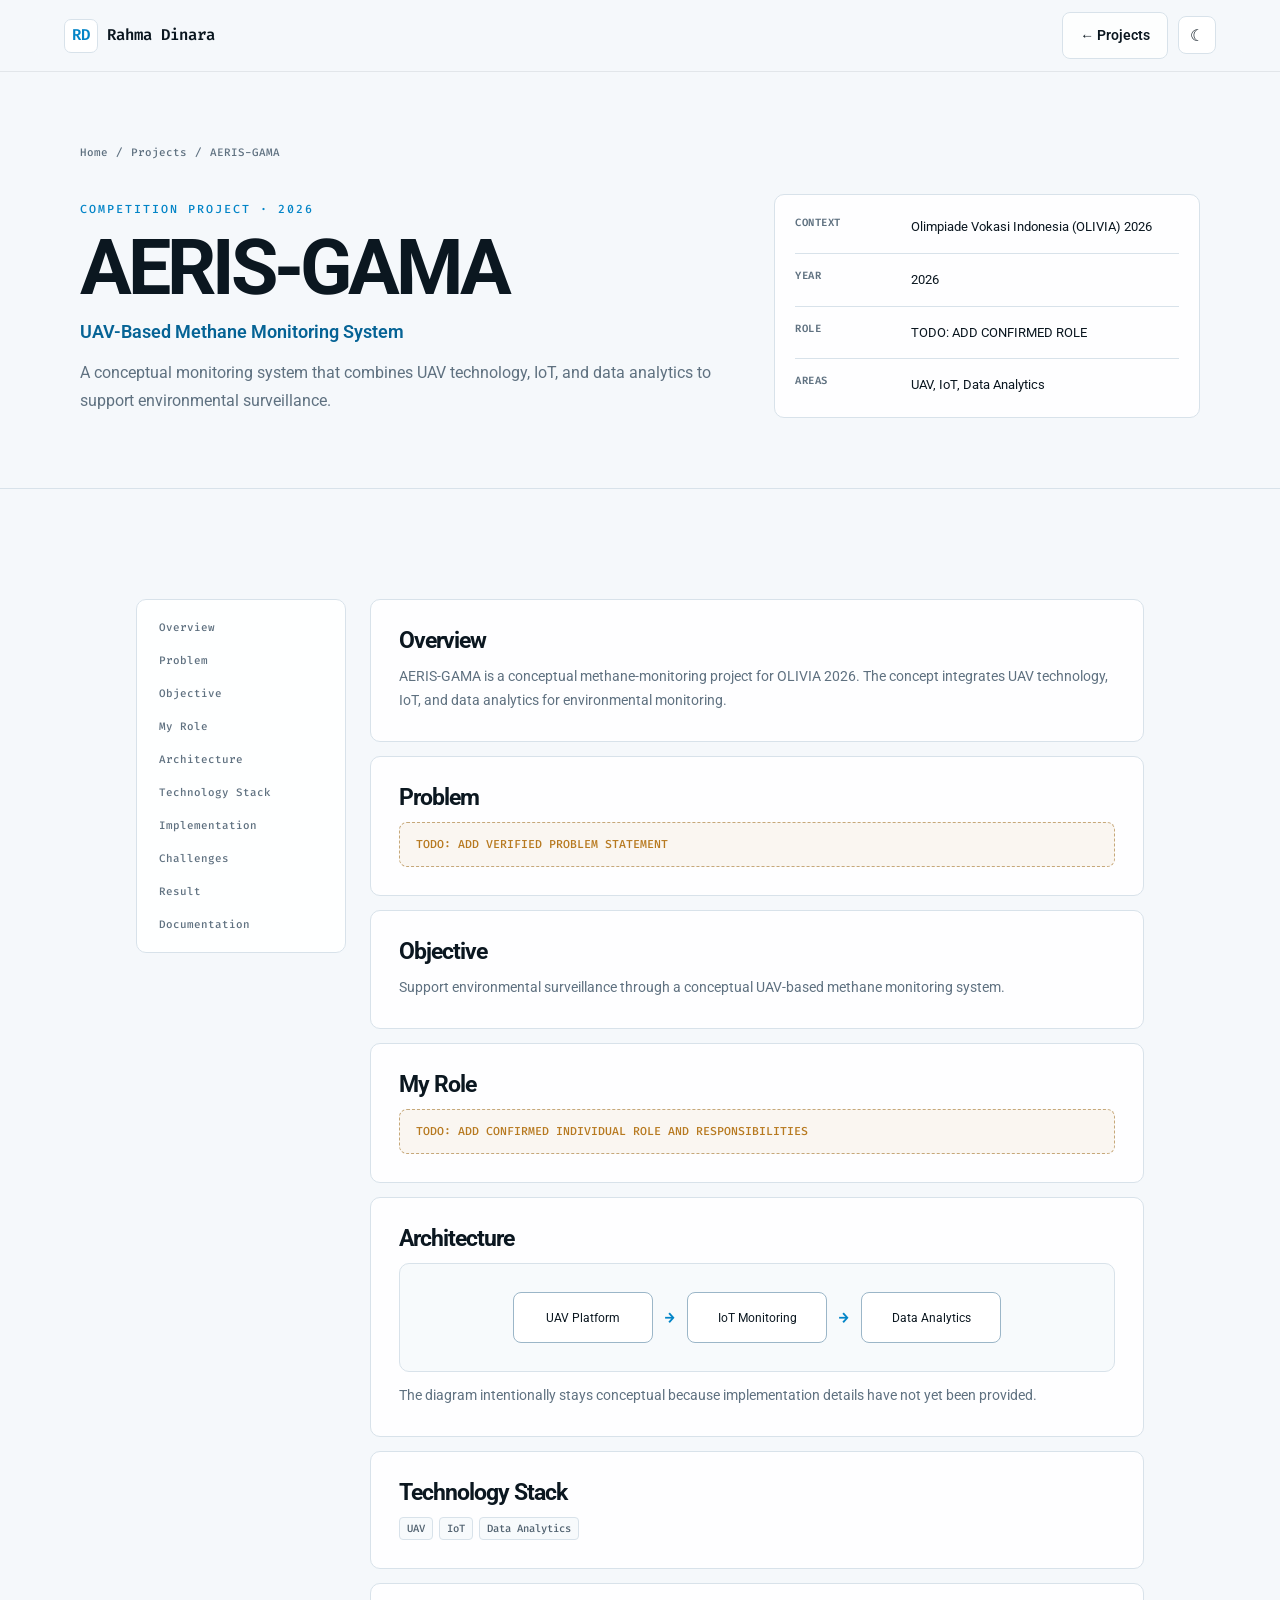
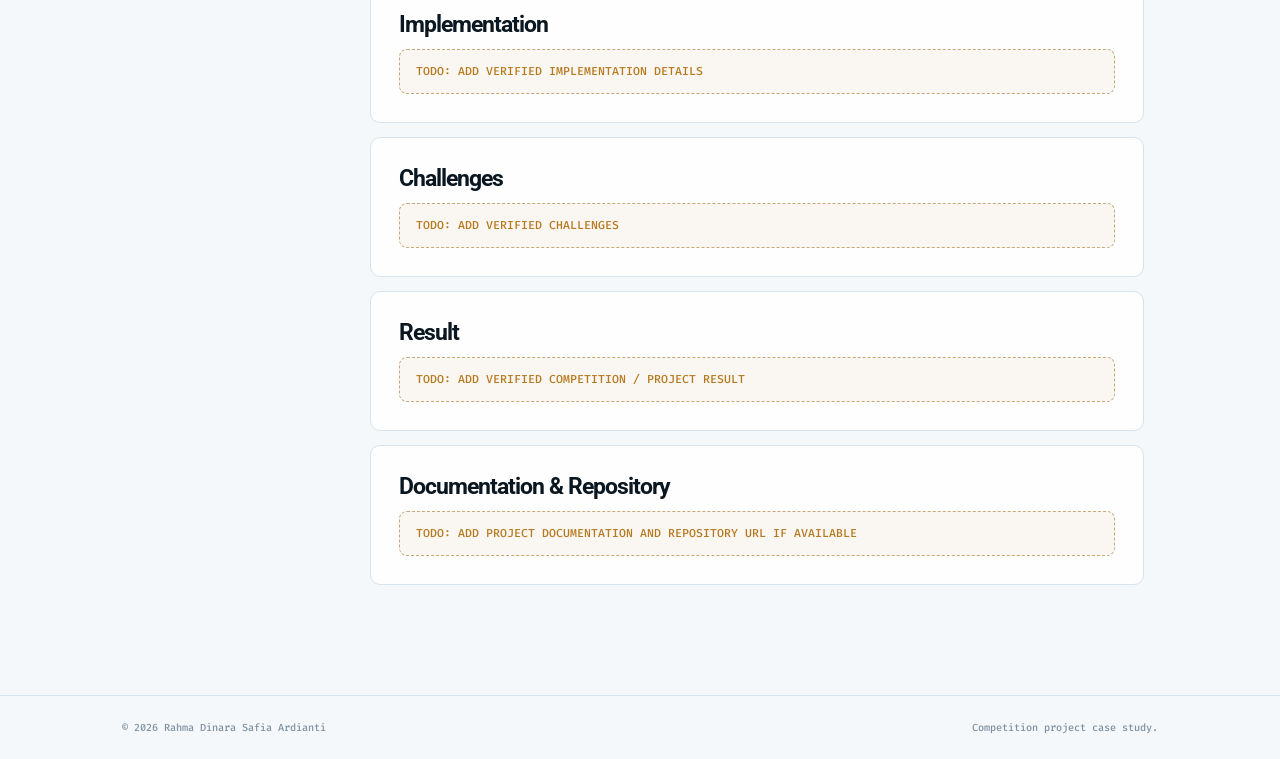
<file: projects/aeris-gama.html>
<!doctype html>
<html lang="en" data-theme="dark">
<head>
  <meta charset="utf-8">
  <meta name="viewport" content="width=device-width, initial-scale=1">
  <title>AERIS-GAMA | Rahma Dinara Safia Ardianti</title>
  <meta name="description" content="Case study for AERIS-GAMA, a 2026 conceptual UAV-based methane monitoring project combining IoT and data analytics.">
  <meta name="author" content="Rahma Dinara Safia Ardianti">
  <link rel="icon" href="../favicon.svg" type="image/svg+xml">
  <link rel="preconnect" href="https://fonts.googleapis.com">
  <link rel="preconnect" href="https://fonts.gstatic.com" crossorigin>
  <link href="https://fonts.googleapis.com/css2?family=Fira+Code:wght@400;500;600&family=Roboto:wght@400;500;600;700;800;900&display=swap" rel="stylesheet">
  <link rel="stylesheet" href="../assets/css/style.css">
</head>
<body>
  <a class="skip-link" href="#main-content">Skip to main content</a>
  <header class="site-header"><nav class="navbar" aria-label="Project navigation"><a class="brand" href="../index.html#home"><span class="brand-mark">RD</span><span>Rahma Dinara</span></a><div class="nav-actions"><a class="button ghost" href="../index.html#projects">← Projects</a><button class="icon-button" type="button" data-theme-toggle aria-label="Switch color theme"><span data-theme-icon>☾</span></button></div></nav></header>
  <main id="main-content">
    <section class="page-hero"><div class="container"><div class="breadcrumbs"><a href="../index.html">Home</a><span>/</span><a href="../index.html#projects">Projects</a><span>/</span><span>AERIS-GAMA</span></div><div class="project-summary"><div><span class="eyebrow">Competition Project · 2026</span><h1>AERIS-GAMA</h1><p class="hero-subtitle">UAV-Based Methane Monitoring System</p><p class="lead">A conceptual monitoring system that combines UAV technology, IoT, and data analytics to support environmental surveillance.</p></div><dl class="project-facts card"><div class="fact-row"><dt>Context</dt><dd>Olimpiade Vokasi Indonesia (OLIVIA) 2026</dd></div><div class="fact-row"><dt>Year</dt><dd>2026</dd></div><div class="fact-row"><dt>Role</dt><dd>TODO: ADD CONFIRMED ROLE</dd></div><div class="fact-row"><dt>Areas</dt><dd>UAV, IoT, Data Analytics</dd></div></dl></div></div></section>
    <section class="section"><div class="container case-study"><nav class="case-nav card" aria-label="Case study sections"><a href="#overview">Overview</a><a href="#problem">Problem</a><a href="#objective">Objective</a><a href="#role">My Role</a><a href="#architecture">Architecture</a><a href="#stack">Technology Stack</a><a href="#implementation">Implementation</a><a href="#challenges">Challenges</a><a href="#result">Result</a><a href="#documentation">Documentation</a></nav><div class="case-content">
      <article class="case-section card" id="overview"><h2>Overview</h2><p>AERIS-GAMA is a conceptual methane-monitoring project for OLIVIA 2026. The concept integrates UAV technology, IoT, and data analytics for environmental monitoring.</p></article>
      <article class="case-section card" id="problem"><h2>Problem</h2><div class="todo-box">TODO: ADD VERIFIED PROBLEM STATEMENT</div></article>
      <article class="case-section card" id="objective"><h2>Objective</h2><p>Support environmental surveillance through a conceptual UAV-based methane monitoring system.</p></article>
      <article class="case-section card" id="role"><h2>My Role</h2><div class="todo-box">TODO: ADD CONFIRMED INDIVIDUAL ROLE AND RESPONSIBILITIES</div></article>
      <article class="case-section card" id="architecture"><h2>Architecture</h2><div class="architecture-flow"><div class="architecture-node">UAV Platform</div><div class="architecture-arrow">→</div><div class="architecture-node">IoT Monitoring</div><div class="architecture-arrow">→</div><div class="architecture-node">Data Analytics</div></div><p class="muted">The diagram intentionally stays conceptual because implementation details have not yet been provided.</p></article>
      <article class="case-section card" id="stack"><h2>Technology Stack</h2><ul class="tag-list"><li class="tag">UAV</li><li class="tag">IoT</li><li class="tag">Data Analytics</li></ul></article>
      <article class="case-section card" id="implementation"><h2>Implementation</h2><div class="todo-box">TODO: ADD VERIFIED IMPLEMENTATION DETAILS</div></article>
      <article class="case-section card" id="challenges"><h2>Challenges</h2><div class="todo-box">TODO: ADD VERIFIED CHALLENGES</div></article>
      <article class="case-section card" id="result"><h2>Result</h2><div class="todo-box">TODO: ADD VERIFIED COMPETITION / PROJECT RESULT</div></article>
      <article class="case-section card" id="documentation"><h2>Documentation &amp; Repository</h2><div class="todo-box">TODO: ADD PROJECT DOCUMENTATION AND REPOSITORY URL IF AVAILABLE</div></article>
    </div></div></section>
  </main>
  <footer class="site-footer"><div class="container footer-row"><p>© <span data-current-year>2026</span> Rahma Dinara Safia Ardianti</p><p>Competition project case study.</p></div></footer>
  <script src="../assets/js/script.js" defer></script>
</body>
</html>
</file>
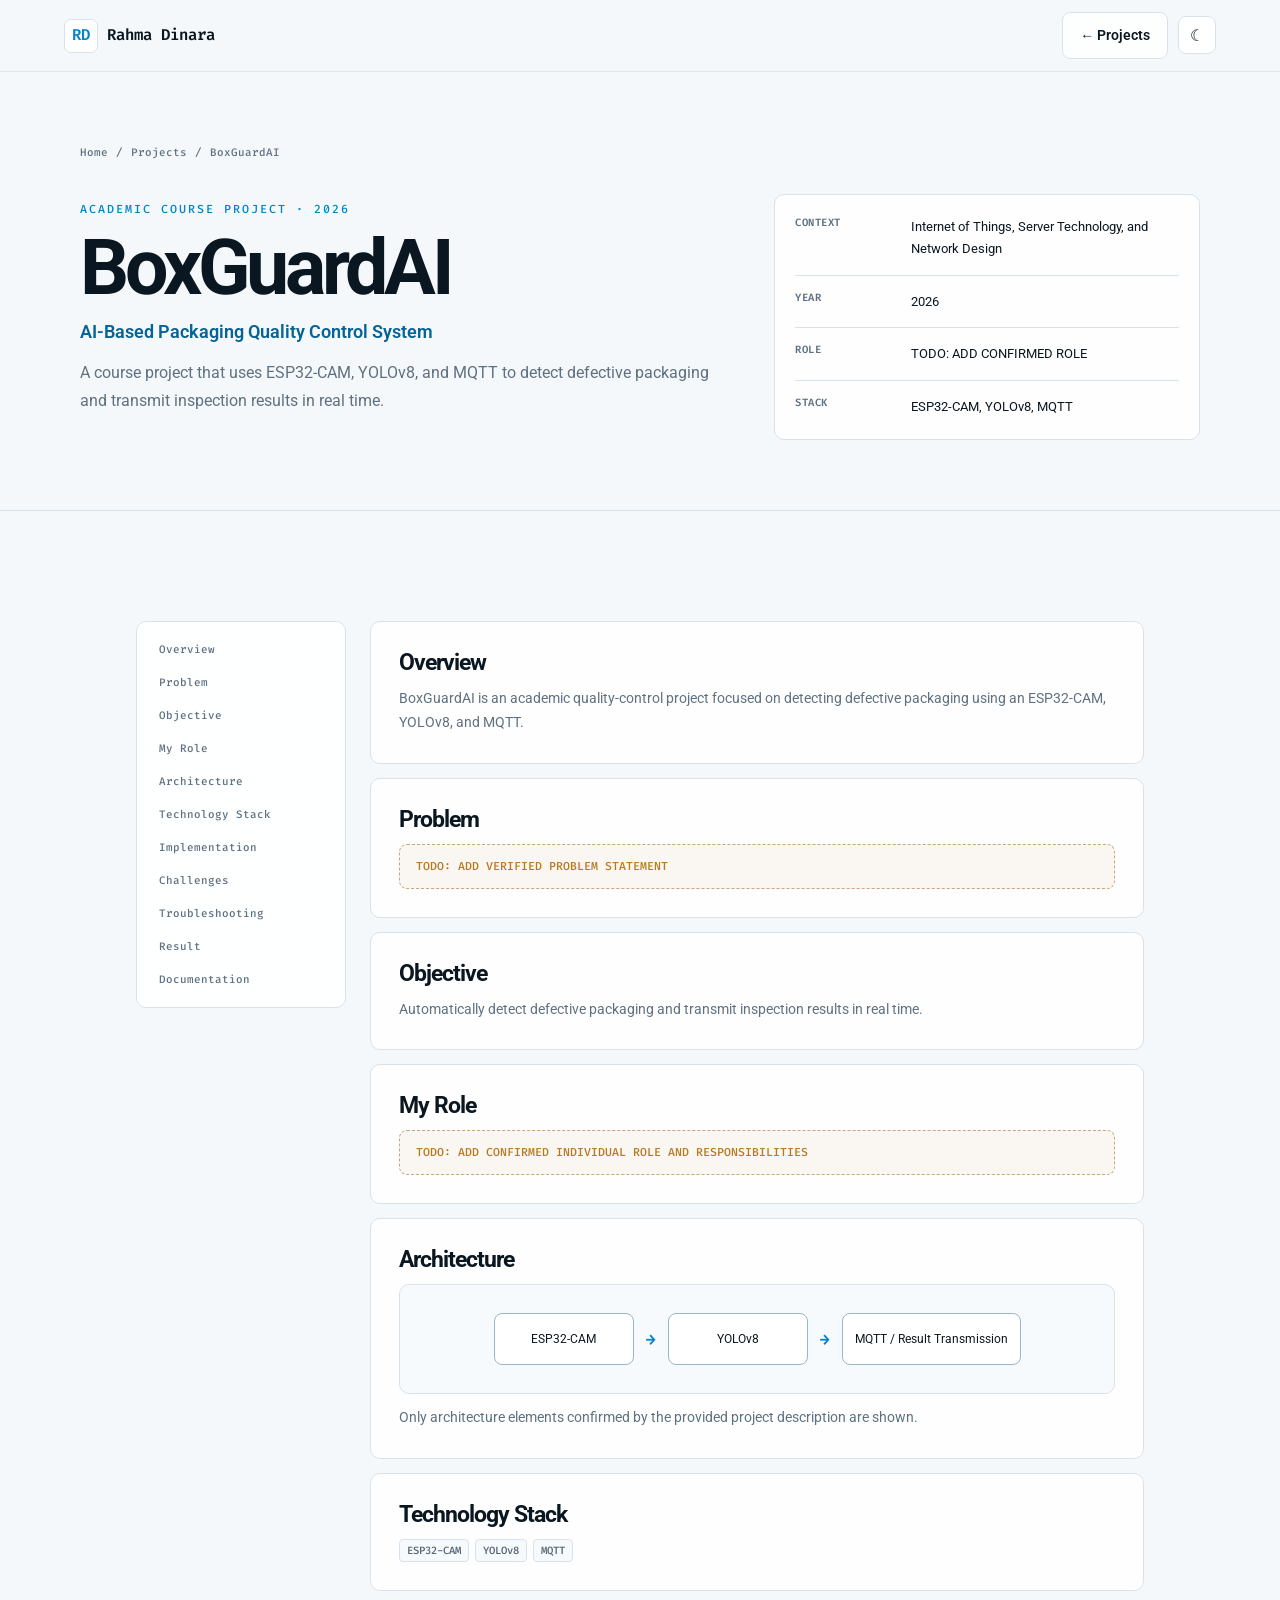
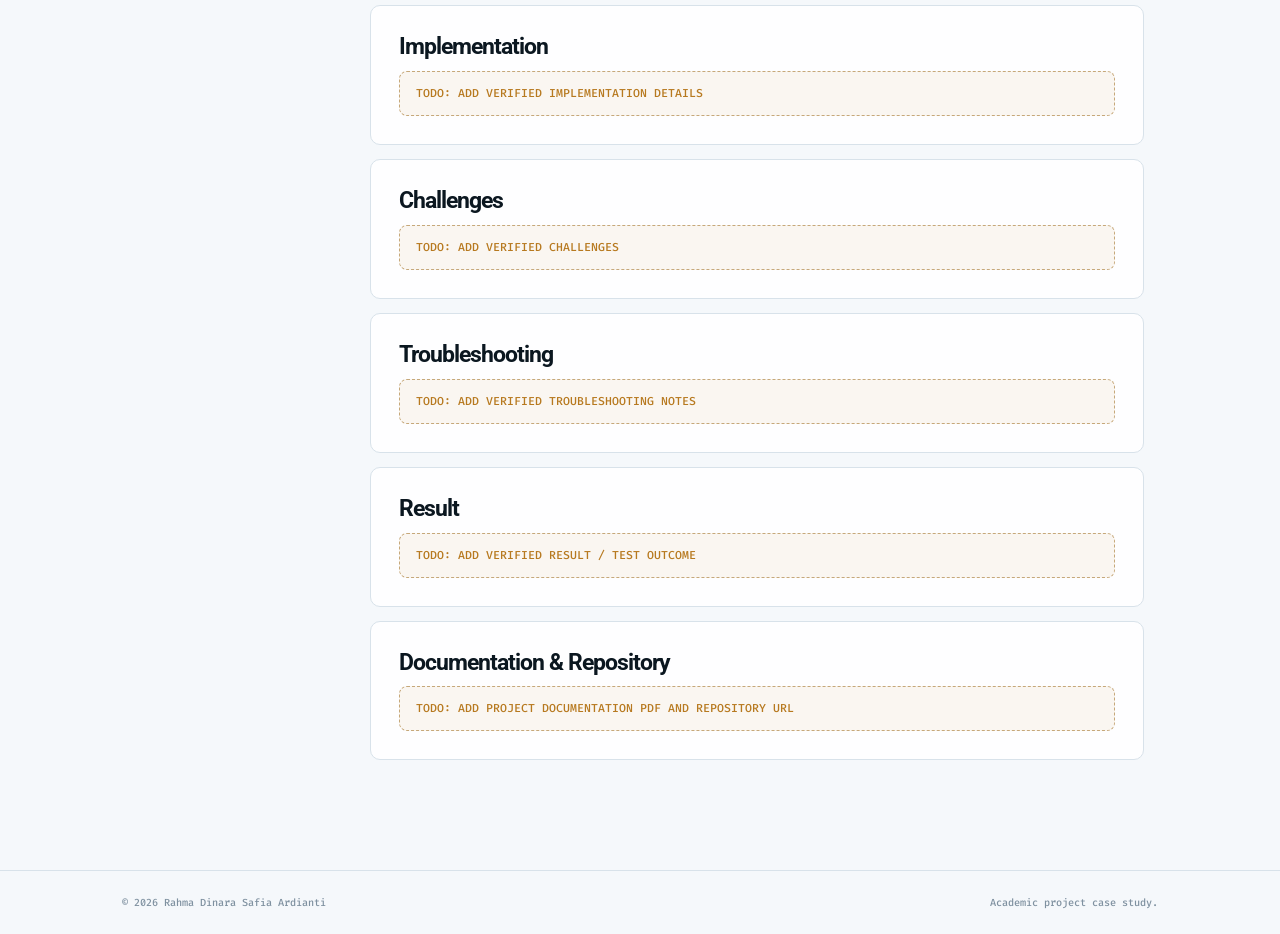
<file: projects/boxguardai.html>
<!doctype html>
<html lang="en" data-theme="dark">
<head>
  <meta charset="utf-8">
  <meta name="viewport" content="width=device-width, initial-scale=1">
  <title>BoxGuardAI | Rahma Dinara Safia Ardianti</title>
  <meta name="description" content="Case study for BoxGuardAI, a 2026 academic project using ESP32-CAM, YOLOv8, and MQTT for packaging quality control.">
  <meta name="author" content="Rahma Dinara Safia Ardianti">
  <link rel="icon" href="../favicon.svg" type="image/svg+xml">
  <link rel="preconnect" href="https://fonts.googleapis.com">
  <link rel="preconnect" href="https://fonts.gstatic.com" crossorigin>
  <link href="https://fonts.googleapis.com/css2?family=Fira+Code:wght@400;500;600&family=Roboto:wght@400;500;600;700;800;900&display=swap" rel="stylesheet">
  <link rel="stylesheet" href="../assets/css/style.css">
</head>
<body>
  <a class="skip-link" href="#main-content">Skip to main content</a>
  <header class="site-header">
    <nav class="navbar" aria-label="Project navigation">
      <a class="brand" href="../index.html#home"><span class="brand-mark">RD</span><span>Rahma Dinara</span></a>
      <div class="nav-actions">
        <a class="button ghost" href="../index.html#projects">← Projects</a>
        <button class="icon-button" type="button" data-theme-toggle aria-label="Switch color theme"><span data-theme-icon>☾</span></button>
      </div>
    </nav>
  </header>

  <main id="main-content">
    <section class="page-hero">
      <div class="container">
        <div class="breadcrumbs"><a href="../index.html">Home</a><span>/</span><a href="../index.html#projects">Projects</a><span>/</span><span>BoxGuardAI</span></div>
        <div class="project-summary">
          <div>
            <span class="eyebrow">Academic Course Project · 2026</span>
            <h1>BoxGuardAI</h1>
            <p class="hero-subtitle">AI-Based Packaging Quality Control System</p>
            <p class="lead">A course project that uses ESP32-CAM, YOLOv8, and MQTT to detect defective packaging and transmit inspection results in real time.</p>
          </div>
          <dl class="project-facts card">
            <div class="fact-row"><dt>Context</dt><dd>Internet of Things, Server Technology, and Network Design</dd></div>
            <div class="fact-row"><dt>Year</dt><dd>2026</dd></div>
            <div class="fact-row"><dt>Role</dt><dd>TODO: ADD CONFIRMED ROLE</dd></div>
            <div class="fact-row"><dt>Stack</dt><dd>ESP32-CAM, YOLOv8, MQTT</dd></div>
          </dl>
        </div>
      </div>
    </section>

    <section class="section">
      <div class="container case-study">
        <nav class="case-nav card" aria-label="Case study sections">
          <a href="#overview">Overview</a><a href="#problem">Problem</a><a href="#objective">Objective</a><a href="#role">My Role</a><a href="#architecture">Architecture</a><a href="#stack">Technology Stack</a><a href="#implementation">Implementation</a><a href="#challenges">Challenges</a><a href="#troubleshooting">Troubleshooting</a><a href="#result">Result</a><a href="#documentation">Documentation</a>
        </nav>
        <div class="case-content">
          <article class="case-section card" id="overview"><h2>Overview</h2><p>BoxGuardAI is an academic quality-control project focused on detecting defective packaging using an ESP32-CAM, YOLOv8, and MQTT.</p></article>
          <article class="case-section card" id="problem"><h2>Problem</h2><div class="todo-box">TODO: ADD VERIFIED PROBLEM STATEMENT</div></article>
          <article class="case-section card" id="objective"><h2>Objective</h2><p>Automatically detect defective packaging and transmit inspection results in real time.</p></article>
          <article class="case-section card" id="role"><h2>My Role</h2><div class="todo-box">TODO: ADD CONFIRMED INDIVIDUAL ROLE AND RESPONSIBILITIES</div></article>
          <article class="case-section card" id="architecture"><h2>Architecture</h2><div class="architecture-flow"><div class="architecture-node">ESP32-CAM</div><div class="architecture-arrow">→</div><div class="architecture-node">YOLOv8</div><div class="architecture-arrow">→</div><div class="architecture-node">MQTT / Result Transmission</div></div><p class="muted">Only architecture elements confirmed by the provided project description are shown.</p></article>
          <article class="case-section card" id="stack"><h2>Technology Stack</h2><ul class="tag-list"><li class="tag">ESP32-CAM</li><li class="tag">YOLOv8</li><li class="tag">MQTT</li></ul></article>
          <article class="case-section card" id="implementation"><h2>Implementation</h2><div class="todo-box">TODO: ADD VERIFIED IMPLEMENTATION DETAILS</div></article>
          <article class="case-section card" id="challenges"><h2>Challenges</h2><div class="todo-box">TODO: ADD VERIFIED CHALLENGES</div></article>
          <article class="case-section card" id="troubleshooting"><h2>Troubleshooting</h2><div class="todo-box">TODO: ADD VERIFIED TROUBLESHOOTING NOTES</div></article>
          <article class="case-section card" id="result"><h2>Result</h2><div class="todo-box">TODO: ADD VERIFIED RESULT / TEST OUTCOME</div></article>
          <article class="case-section card" id="documentation"><h2>Documentation &amp; Repository</h2><div class="todo-box">TODO: ADD PROJECT DOCUMENTATION PDF AND REPOSITORY URL</div></article>
        </div>
      </div>
    </section>
  </main>

  <footer class="site-footer"><div class="container footer-row"><p>© <span data-current-year>2026</span> Rahma Dinara Safia Ardianti</p><p>Academic project case study.</p></div></footer>
  <script src="../assets/js/script.js" defer></script>
</body>
</html>
</file>
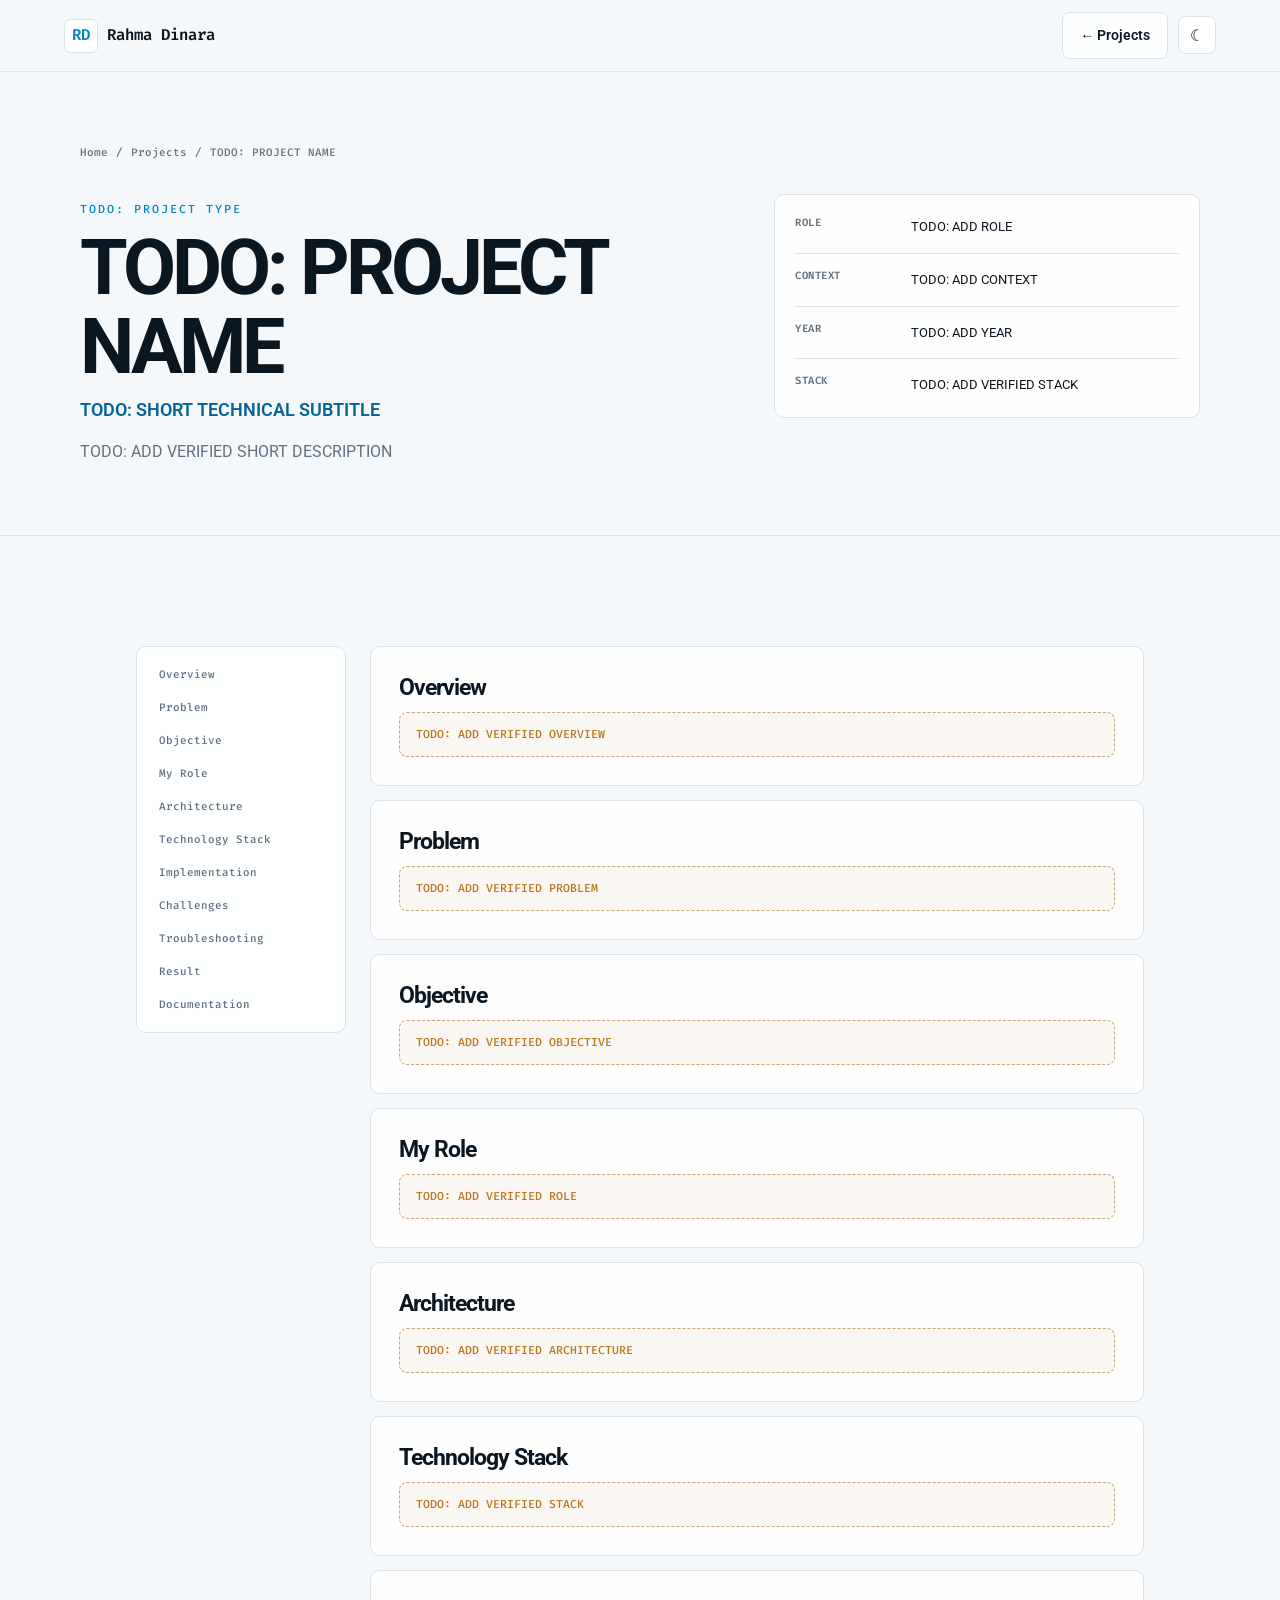
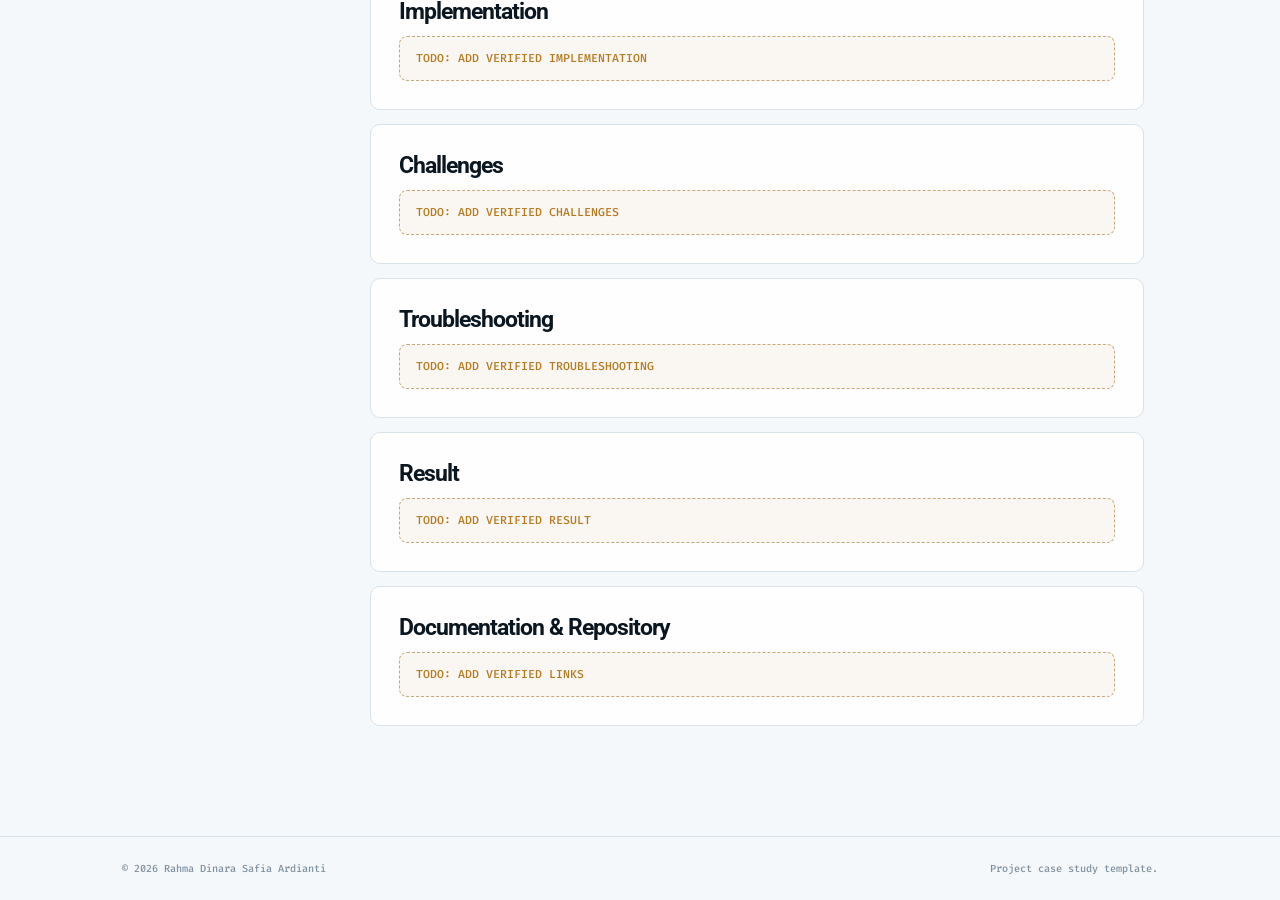
<file: projects/project-template.html>
<!doctype html>
<html lang="en" data-theme="dark">
<head>
  <meta charset="utf-8">
  <meta name="viewport" content="width=device-width, initial-scale=1">
  <title>TODO: PROJECT NAME | Rahma Dinara Safia Ardianti</title>
  <meta name="description" content="TODO: ADD VERIFIED PROJECT DESCRIPTION">
  <meta name="author" content="Rahma Dinara Safia Ardianti">
  <link rel="icon" href="../favicon.svg" type="image/svg+xml">
  <link rel="preconnect" href="https://fonts.googleapis.com">
  <link rel="preconnect" href="https://fonts.gstatic.com" crossorigin>
  <link href="https://fonts.googleapis.com/css2?family=Fira+Code:wght@400;500;600&family=Roboto:wght@400;500;600;700;800;900&display=swap" rel="stylesheet">
  <link rel="stylesheet" href="../assets/css/style.css">
</head>
<body>
  <a class="skip-link" href="#main-content">Skip to main content</a>
  <header class="site-header"><nav class="navbar"><a class="brand" href="../index.html#home"><span class="brand-mark">RD</span><span>Rahma Dinara</span></a><div class="nav-actions"><a class="button ghost" href="../index.html#projects">← Projects</a><button class="icon-button" type="button" data-theme-toggle aria-label="Switch color theme"><span data-theme-icon>☾</span></button></div></nav></header>
  <main id="main-content">
    <section class="page-hero"><div class="container"><div class="breadcrumbs"><a href="../index.html">Home</a><span>/</span><a href="../index.html#projects">Projects</a><span>/</span><span>TODO: PROJECT NAME</span></div><div class="project-summary"><div><span class="eyebrow">TODO: PROJECT TYPE</span><h1>TODO: PROJECT NAME</h1><p class="hero-subtitle">TODO: SHORT TECHNICAL SUBTITLE</p><p class="lead">TODO: ADD VERIFIED SHORT DESCRIPTION</p></div><dl class="project-facts card"><div class="fact-row"><dt>Role</dt><dd>TODO: ADD ROLE</dd></div><div class="fact-row"><dt>Context</dt><dd>TODO: ADD CONTEXT</dd></div><div class="fact-row"><dt>Year</dt><dd>TODO: ADD YEAR</dd></div><div class="fact-row"><dt>Stack</dt><dd>TODO: ADD VERIFIED STACK</dd></div></dl></div></div></section>
    <section class="section"><div class="container case-study"><nav class="case-nav card"><a href="#overview">Overview</a><a href="#problem">Problem</a><a href="#objective">Objective</a><a href="#role">My Role</a><a href="#architecture">Architecture</a><a href="#stack">Technology Stack</a><a href="#implementation">Implementation</a><a href="#challenges">Challenges</a><a href="#troubleshooting">Troubleshooting</a><a href="#result">Result</a><a href="#documentation">Documentation</a></nav><div class="case-content">
      <article class="case-section card" id="overview"><h2>Overview</h2><div class="todo-box">TODO: ADD VERIFIED OVERVIEW</div></article>
      <article class="case-section card" id="problem"><h2>Problem</h2><div class="todo-box">TODO: ADD VERIFIED PROBLEM</div></article>
      <article class="case-section card" id="objective"><h2>Objective</h2><div class="todo-box">TODO: ADD VERIFIED OBJECTIVE</div></article>
      <article class="case-section card" id="role"><h2>My Role</h2><div class="todo-box">TODO: ADD VERIFIED ROLE</div></article>
      <article class="case-section card" id="architecture"><h2>Architecture</h2><div class="todo-box">TODO: ADD VERIFIED ARCHITECTURE</div></article>
      <article class="case-section card" id="stack"><h2>Technology Stack</h2><div class="todo-box">TODO: ADD VERIFIED STACK</div></article>
      <article class="case-section card" id="implementation"><h2>Implementation</h2><div class="todo-box">TODO: ADD VERIFIED IMPLEMENTATION</div></article>
      <article class="case-section card" id="challenges"><h2>Challenges</h2><div class="todo-box">TODO: ADD VERIFIED CHALLENGES</div></article>
      <article class="case-section card" id="troubleshooting"><h2>Troubleshooting</h2><div class="todo-box">TODO: ADD VERIFIED TROUBLESHOOTING</div></article>
      <article class="case-section card" id="result"><h2>Result</h2><div class="todo-box">TODO: ADD VERIFIED RESULT</div></article>
      <article class="case-section card" id="documentation"><h2>Documentation &amp; Repository</h2><div class="todo-box">TODO: ADD VERIFIED LINKS</div></article>
    </div></div></section>
  </main>
  <footer class="site-footer"><div class="container footer-row"><p>© <span data-current-year>2026</span> Rahma Dinara Safia Ardianti</p><p>Project case study template.</p></div></footer>
  <script src="../assets/js/script.js" defer></script>
</body>
</html>
</file>
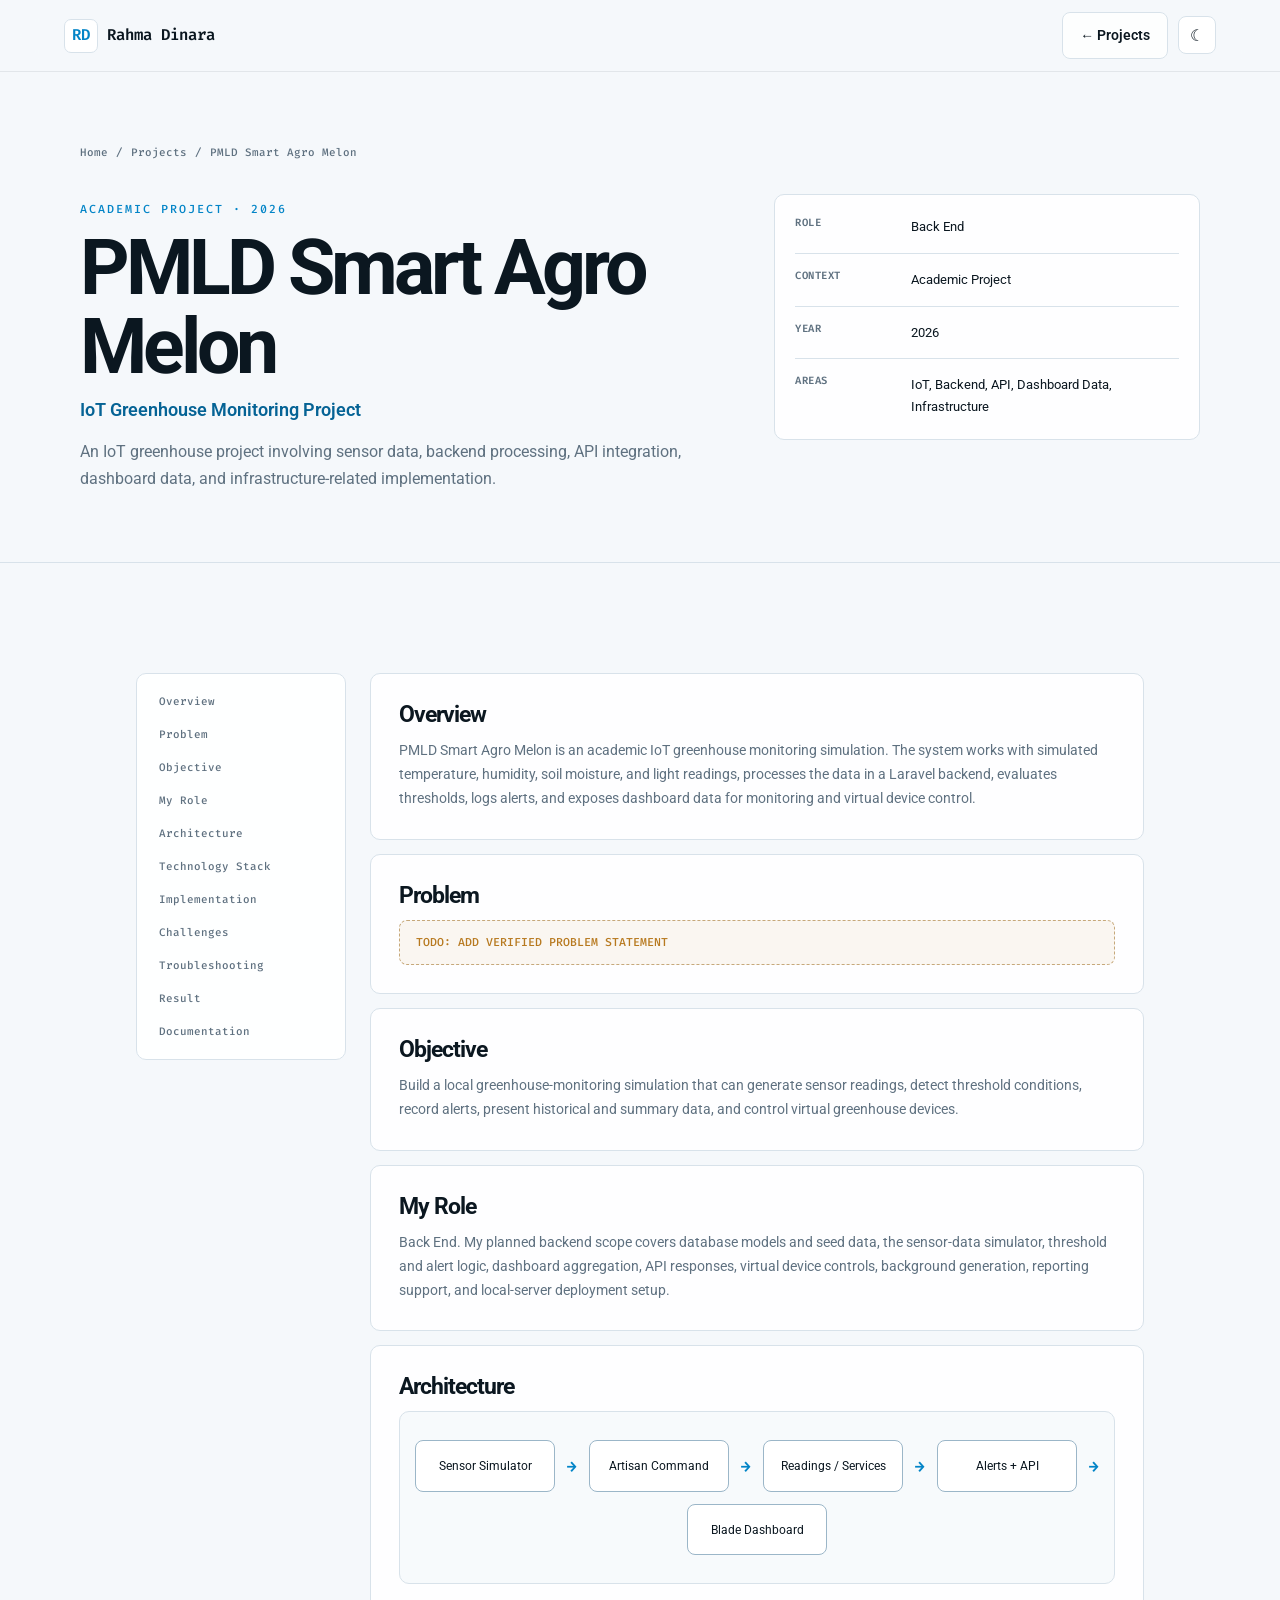
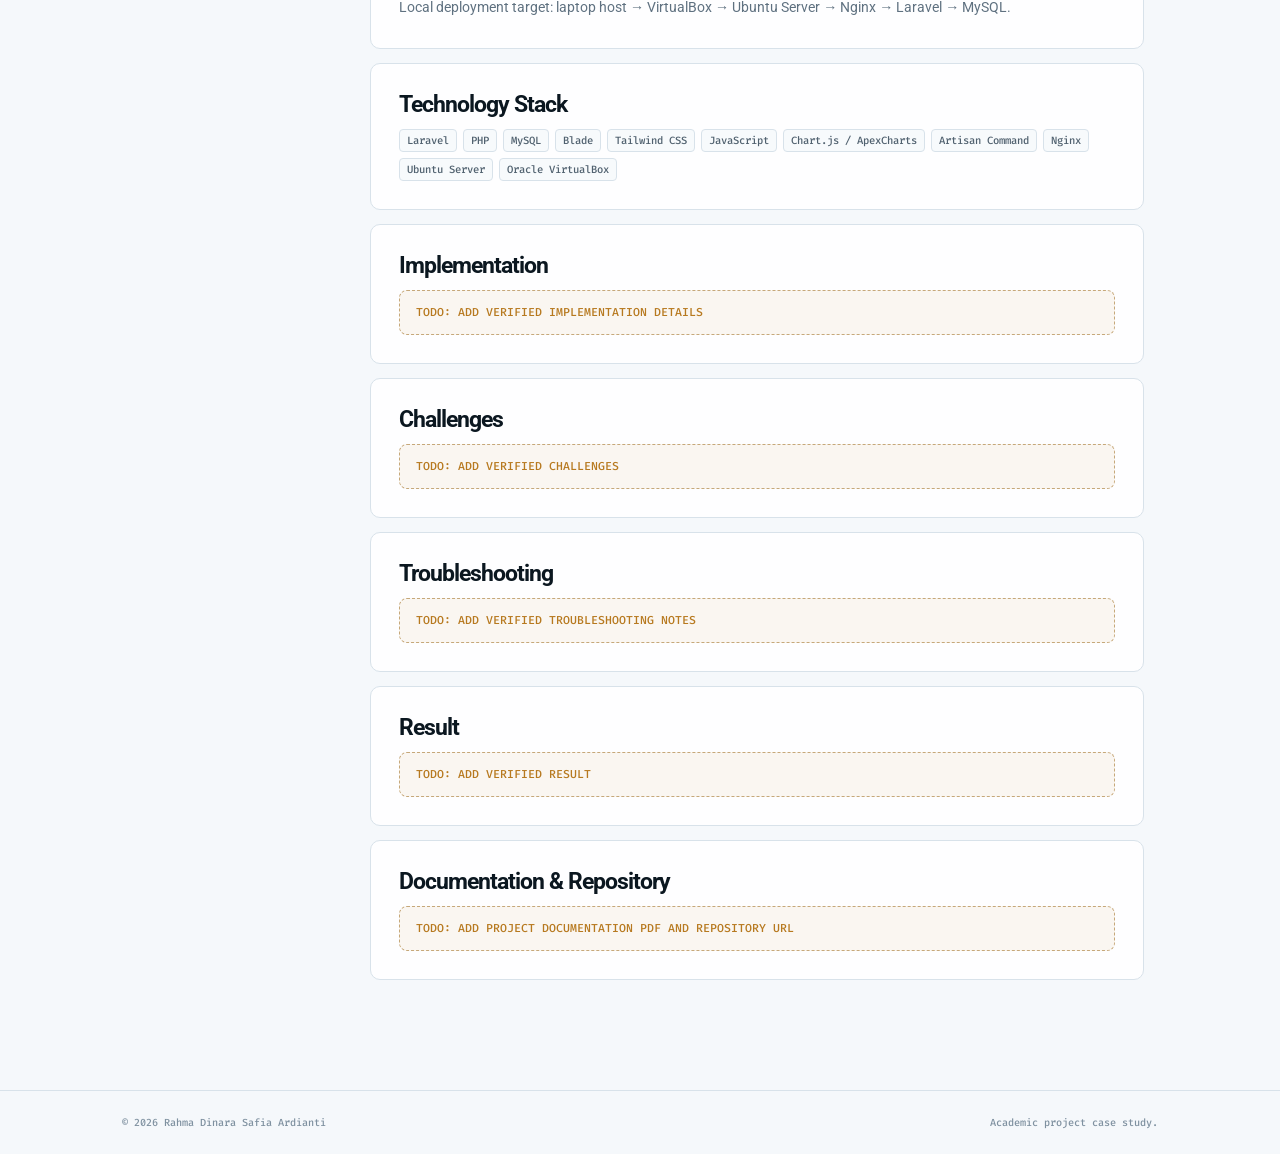
<file: projects/smart-agro-melon.html>
<!doctype html>
<html lang="en" data-theme="dark">
<head>
  <meta charset="utf-8">
  <meta name="viewport" content="width=device-width, initial-scale=1">
  <title>PMLD Smart Agro Melon | Rahma Dinara Safia Ardianti</title>
  <meta name="description" content="Case study for PMLD Smart Agro Melon, an academic IoT greenhouse project where Rahma Dinara worked on backend-related implementation.">
  <meta name="author" content="Rahma Dinara Safia Ardianti">
  <link rel="icon" href="../favicon.svg" type="image/svg+xml">
  <link rel="preconnect" href="https://fonts.googleapis.com">
  <link rel="preconnect" href="https://fonts.gstatic.com" crossorigin>
  <link href="https://fonts.googleapis.com/css2?family=Fira+Code:wght@400;500;600&family=Roboto:wght@400;500;600;700;800;900&display=swap" rel="stylesheet">
  <link rel="stylesheet" href="../assets/css/style.css">
</head>
<body>
  <a class="skip-link" href="#main-content">Skip to main content</a>
  <header class="site-header"><nav class="navbar" aria-label="Project navigation"><a class="brand" href="../index.html#home"><span class="brand-mark">RD</span><span>Rahma Dinara</span></a><div class="nav-actions"><a class="button ghost" href="../index.html#projects">← Projects</a><button class="icon-button" type="button" data-theme-toggle aria-label="Switch color theme"><span data-theme-icon>☾</span></button></div></nav></header>
  <main id="main-content">
    <section class="page-hero"><div class="container"><div class="breadcrumbs"><a href="../index.html">Home</a><span>/</span><a href="../index.html#projects">Projects</a><span>/</span><span>PMLD Smart Agro Melon</span></div><div class="project-summary"><div><span class="eyebrow">Academic Project · 2026</span><h1>PMLD Smart Agro Melon</h1><p class="hero-subtitle">IoT Greenhouse Monitoring Project</p><p class="lead">An IoT greenhouse project involving sensor data, backend processing, API integration, dashboard data, and infrastructure-related implementation.</p></div><dl class="project-facts card"><div class="fact-row"><dt>Role</dt><dd>Back End</dd></div><div class="fact-row"><dt>Context</dt><dd>Academic Project</dd></div><div class="fact-row"><dt>Year</dt><dd>2026</dd></div><div class="fact-row"><dt>Areas</dt><dd>IoT, Backend, API, Dashboard Data, Infrastructure</dd></div></dl></div></div></section>
    <section class="section"><div class="container case-study"><nav class="case-nav card" aria-label="Case study sections"><a href="#overview">Overview</a><a href="#problem">Problem</a><a href="#objective">Objective</a><a href="#role">My Role</a><a href="#architecture">Architecture</a><a href="#stack">Technology Stack</a><a href="#implementation">Implementation</a><a href="#challenges">Challenges</a><a href="#troubleshooting">Troubleshooting</a><a href="#result">Result</a><a href="#documentation">Documentation</a></nav><div class="case-content">
      <article class="case-section card" id="overview"><h2>Overview</h2><p>PMLD Smart Agro Melon is an academic IoT greenhouse monitoring simulation. The system works with simulated temperature, humidity, soil moisture, and light readings, processes the data in a Laravel backend, evaluates thresholds, logs alerts, and exposes dashboard data for monitoring and virtual device control.</p></article>
      <article class="case-section card" id="problem"><h2>Problem</h2><div class="todo-box">TODO: ADD VERIFIED PROBLEM STATEMENT</div></article>
      <article class="case-section card" id="objective"><h2>Objective</h2><p>Build a local greenhouse-monitoring simulation that can generate sensor readings, detect threshold conditions, record alerts, present historical and summary data, and control virtual greenhouse devices.</p></article>
      <article class="case-section card" id="role"><h2>My Role</h2><p>Back End. My planned backend scope covers database models and seed data, the sensor-data simulator, threshold and alert logic, dashboard aggregation, API responses, virtual device controls, background generation, reporting support, and local-server deployment setup.</p></article>
      <article class="case-section card" id="architecture"><h2>Architecture</h2><div class="architecture-flow"><div class="architecture-node">Sensor Simulator</div><div class="architecture-arrow">→</div><div class="architecture-node">Artisan Command</div><div class="architecture-arrow">→</div><div class="architecture-node">Readings / Services</div><div class="architecture-arrow">→</div><div class="architecture-node">Alerts + API</div><div class="architecture-arrow">→</div><div class="architecture-node">Blade Dashboard</div></div><p class="muted">Local deployment target: laptop host → VirtualBox → Ubuntu Server → Nginx → Laravel → MySQL.</p></article>
      <article class="case-section card" id="stack"><h2>Technology Stack</h2><ul class="tag-list"><li class="tag">Laravel</li><li class="tag">PHP</li><li class="tag">MySQL</li><li class="tag">Blade</li><li class="tag">Tailwind CSS</li><li class="tag">JavaScript</li><li class="tag">Chart.js / ApexCharts</li><li class="tag">Artisan Command</li><li class="tag">Nginx</li><li class="tag">Ubuntu Server</li><li class="tag">Oracle VirtualBox</li></ul></article>
      <article class="case-section card" id="implementation"><h2>Implementation</h2><div class="todo-box">TODO: ADD VERIFIED IMPLEMENTATION DETAILS</div></article>
      <article class="case-section card" id="challenges"><h2>Challenges</h2><div class="todo-box">TODO: ADD VERIFIED CHALLENGES</div></article>
      <article class="case-section card" id="troubleshooting"><h2>Troubleshooting</h2><div class="todo-box">TODO: ADD VERIFIED TROUBLESHOOTING NOTES</div></article>
      <article class="case-section card" id="result"><h2>Result</h2><div class="todo-box">TODO: ADD VERIFIED RESULT</div></article>
      <article class="case-section card" id="documentation"><h2>Documentation &amp; Repository</h2><div class="todo-box">TODO: ADD PROJECT DOCUMENTATION PDF AND REPOSITORY URL</div></article>
    </div></div></section>
  </main>
  <footer class="site-footer"><div class="container footer-row"><p>© <span data-current-year>2026</span> Rahma Dinara Safia Ardianti</p><p>Academic project case study.</p></div></footer>
  <script src="../assets/js/script.js" defer></script>
</body>
</html>
</file>
<file: assets/css/style.css>
:root {
  color-scheme: dark;
  --bg: #080b10;
  --surface: #0e131a;
  --surface-2: #121923;
  --surface-3: #0b1016;
  --border: #1e2936;
  --border-strong: #385267;
  --text: #edf4f8;
  --muted: #8c9aaa;
  --muted-2: #667482;
  --accent: #38bdf8;
  --accent-2: #22c55e;
  --warning: #fbbf24;
  --danger: #fb7185;
  --shadow: 0 25px 80px rgba(0, 0, 0, .28);
  --radius: 12px;
  --font: "Roboto", sans-serif;
  --mono: "Fira Code", monospace;
}

html[data-theme="light"] {
  color-scheme: light;
  --bg: #f5f8fb;
  --surface: #ffffff;
  --surface-2: #eef4f8;
  --surface-3: #f7fafc;
  --border: #d8e2ea;
  --border-strong: #9bb6c8;
  --text: #0b1720;
  --muted: #5f7180;
  --muted-2: #7f91a0;
  --accent: #0284c7;
  --accent-2: #15803d;
  --warning: #b7791f;
  --danger: #be123c;
  --shadow: 0 20px 70px rgba(20, 50, 70, .12);
}

* { box-sizing: border-box; margin: 0; padding: 0; }
html { scroll-behavior: smooth; scroll-padding-top: 88px; }
body {
  background: var(--bg);
  color: var(--text);
  font-family: var(--font);
  line-height: 1.7;
  overflow-x: hidden;
  min-height: 100vh;
}
a { color: inherit; text-decoration: none; }
button, input, textarea, select { font: inherit; }
img { max-width: 100%; display: block; }
code { font-family: var(--mono); font-size: .9em; }
::selection { background: color-mix(in srgb, var(--accent) 30%, transparent); color: var(--text); }

.skip-link {
  position: fixed;
  top: 10px;
  left: 10px;
  z-index: 1000;
  transform: translateY(-160%);
  padding: 8px 12px;
  background: var(--text);
  color: var(--bg);
  border-radius: 6px;
  transition: transform .2s ease;
}
.skip-link:focus { transform: translateY(0); }

.bg-grid {
  position: fixed;
  inset: 0;
  z-index: -4;
  pointer-events: none;
  opacity: .23;
  background-image:
    linear-gradient(rgba(255,255,255,.035) 1px, transparent 1px),
    linear-gradient(90deg, rgba(255,255,255,.035) 1px, transparent 1px);
  background-size: 45px 45px;
  mask-image: linear-gradient(to bottom, black, transparent 92%);
}
html[data-theme="light"] .bg-grid {
  opacity: .45;
  background-image:
    linear-gradient(rgba(11,23,32,.045) 1px, transparent 1px),
    linear-gradient(90deg, rgba(11,23,32,.045) 1px, transparent 1px);
}
.orb { position: fixed; z-index: -3; width: 390px; height: 390px; border-radius: 50%; filter: blur(120px); opacity: .08; pointer-events: none; }
.orb-1 { background: #0ea5e9; top: 4%; right: -180px; }
.orb-2 { background: #22c55e; bottom: 12%; left: -220px; }

.site-header { position: relative; z-index: 100; }
.navbar {
  position: fixed;
  z-index: 100;
  top: 0;
  left: 0;
  right: 0;
  height: 72px;
  padding: 0 max(5vw, 24px);
  display: flex;
  align-items: center;
  justify-content: space-between;
  gap: 18px;
  background: rgba(8, 11, 16, .77);
  backdrop-filter: blur(16px);
  border-bottom: 1px solid rgba(255,255,255,.05);
}
html[data-theme="light"] .navbar {
  background: rgba(245,248,251,.84);
  border-bottom-color: rgba(11,23,32,.08);
}
.logo, .brand {
  display: inline-flex;
  align-items: center;
  gap: 9px;
  font-family: var(--mono);
  font-weight: 600;
  font-size: .98rem;
  white-space: nowrap;
}
.logo span, .brand-mark { color: var(--accent); }
.brand-mark { display: inline-grid; place-items: center; width: 34px; height: 34px; border: 1px solid var(--border); border-radius: 7px; background: var(--surface); }
.nav-links { display: flex; gap: 23px; list-style: none; color: var(--muted); font-size: .82rem; }
.nav-links a { position: relative; padding: 25px 0; transition: color .22s ease; }
.nav-links a:hover, .nav-links a.active { color: var(--accent); }
.nav-links a.active::after { content: ""; position: absolute; left: 0; right: 0; bottom: 18px; height: 1px; background: var(--accent); }
.nav-actions { display: flex; align-items: center; gap: 10px; }
.theme-toggle, .icon-button {
  width: 38px;
  height: 38px;
  border: 1px solid var(--border);
  border-radius: 8px;
  background: var(--surface);
  color: var(--text);
  cursor: pointer;
  display: grid;
  place-items: center;
  transition: .22s ease;
}
.theme-toggle:hover, .icon-button:hover { border-color: var(--accent); color: var(--accent); transform: translateY(-1px); }
.menu-toggle { display: none; width: 38px; height: 38px; border: 1px solid var(--border); border-radius: 8px; background: var(--surface); color: var(--text); cursor: pointer; position: relative; }
.menu-toggle span, .menu-toggle::before, .menu-toggle::after { content: ""; position: absolute; left: 9px; right: 9px; height: 2px; background: currentColor; transition: .2s ease; }
.menu-toggle::before { top: 11px; }
.menu-toggle span { top: 17px; }
.menu-toggle::after { top: 23px; }
.menu-toggle[aria-expanded="true"]::before { transform: translateY(6px) rotate(45deg); }
.menu-toggle[aria-expanded="true"] span { opacity: 0; }
.menu-toggle[aria-expanded="true"]::after { transform: translateY(-6px) rotate(-45deg); }

.section { width: min(1120px, 90%); margin: auto; padding: 110px 0; }
.section-heading { margin-bottom: 46px; }
.section-heading h2 { max-width: 780px; }
.section-note { max-width: 760px; color: var(--muted); margin-top: 14px; font-size: .92rem; }
.eyebrow { font: 500 .73rem var(--mono); letter-spacing: 2px; color: var(--accent); margin-bottom: 12px; text-transform: uppercase; }
h1 { font-size: clamp(3rem, 6vw, 5.6rem); line-height: 1.02; letter-spacing: -4px; }
h1 span, h2 span { color: var(--accent); }
h2 { font-size: clamp(2rem, 4vw, 3.2rem); line-height: 1.1; letter-spacing: -2px; }
h3 { line-height: 1.25; }

.hero { min-height: 100vh; display: grid; grid-template-columns: 1.03fr .97fr; gap: 70px; align-items: center; padding-top: 140px; }
.status { display: inline-flex; align-items: center; gap: 9px; border: 1px solid color-mix(in srgb, var(--accent) 22%, transparent); background: color-mix(in srgb, var(--accent) 6%, transparent); padding: 6px 11px; border-radius: 999px; color: color-mix(in srgb, var(--accent) 70%, var(--text)); font-size: .78rem; margin-bottom: 22px; }
.pulse { width: 7px; height: 7px; background: var(--accent-2); border-radius: 50%; box-shadow: 0 0 0 5px color-mix(in srgb, var(--accent-2) 10%, transparent); animation: pulse 1.8s infinite; }
@keyframes pulse { 50% { box-shadow: 0 0 0 9px transparent; } }
.hero-role { color: color-mix(in srgb, var(--accent) 65%, var(--text)); font-size: 1.08rem; font-weight: 600; margin: 15px 0 6px; }
.hero-description { max-width: 640px; color: var(--muted); font-size: 1.03rem; }
.hero-buttons { display: flex; gap: 12px; flex-wrap: wrap; margin-top: 30px; }
.btn, .button { display: inline-flex; align-items: center; justify-content: center; gap: 9px; padding: 11px 17px; border-radius: 8px; font-weight: 600; font-size: .86rem; border: 1px solid var(--border); transition: .22s ease; }
.btn.primary { background: var(--accent); color: #03131d; border-color: var(--accent); }
html[data-theme="light"] .btn.primary { color: #fff; }
.btn.primary:hover { transform: translateY(-2px); box-shadow: 0 10px 30px color-mix(in srgb, var(--accent) 18%, transparent); }
.btn.secondary, .button.ghost { background: color-mix(in srgb, var(--surface) 78%, transparent); }
.btn.secondary:hover, .button.ghost:hover { border-color: var(--border-strong); transform: translateY(-2px); }
.socials { display: flex; gap: 22px; margin-top: 23px; color: var(--muted); font: 500 .76rem var(--mono); flex-wrap: wrap; }
.socials a:hover { color: var(--accent); }

.terminal { border: 1px solid #23313f; border-radius: 13px; overflow: hidden; background: #0b1016; box-shadow: var(--shadow); }
.terminal-bar { height: 38px; background: #111821; border-bottom: 1px solid #1d2833; display: flex; align-items: center; gap: 7px; padding: 0 13px; }
.dot { width: 10px; height: 10px; border-radius: 50%; }
.red { background: #ff5f57; } .yellow { background: #febc2e; } .green { background: #28c840; }
.terminal-title { font: 500 .7rem var(--mono); color: #6f7e8c; margin: auto; }
.terminal-body { padding: 22px; font: 500 .74rem/2 var(--mono); color: #d2dae1; min-height: 410px; }
.terminal-body .indent { padding-left: 18px; }
.key { color: #fbbf24; } .green-text { color: #4ade80; } .blue-text { color: #60a5fa; } .muted { color: var(--muted); }
.cursor { display: inline-block; width: 7px; height: 14px; background: #d9e1e8; vertical-align: -2px; animation: blink 1s infinite; }
@keyframes blink { 50% { opacity: 0; } }
html[data-theme="light"] .terminal { background: #101820; border-color: #c8d5de; box-shadow: 0 25px 70px rgba(20,50,70,.12); }
html[data-theme="light"] .terminal-bar { background: #17222d; border-bottom-color: #263541; }

.about-grid { display: grid; grid-template-columns: 1.35fr .65fr; gap: 78px; }
.about-text { color: var(--muted); font-size: 1rem; }
.about-text p { margin-bottom: 17px; }
.highlight { border-left: 2px solid var(--accent); padding-left: 16px; color: color-mix(in srgb, var(--text) 82%, var(--muted)) !important; }
.about-stats { display: grid; grid-template-columns: 1fr 1fr; gap: 1px; background: var(--border); border: 1px solid var(--border); height: max-content; border-radius: var(--radius); overflow: hidden; }
.stat { background: var(--surface); padding: 22px; }
.stat strong { display: block; font-size: 1.4rem; color: var(--accent); }
.stat span { font-size: .72rem; color: var(--muted); }
.education-strip { display: grid; grid-template-columns: 1fr 1fr; gap: 14px; margin-top: 30px; }
.education-strip article { padding: 22px; border: 1px solid var(--border); border-radius: 10px; background: color-mix(in srgb, var(--surface) 90%, transparent); }
.education-strip h3 { margin: 5px 0; font-size: 1rem; }
.education-strip p { color: var(--muted); font-size: .82rem; }

.skill-grid { display: grid; grid-template-columns: repeat(3, 1fr); gap: 13px; }
.skill-card, .project-card, .credential-card, .course-card, .org-card, .achievement-card, .case-section, .project-facts, .case-nav {
  background: color-mix(in srgb, var(--surface) 90%, transparent);
  border: 1px solid var(--border);
  border-radius: 10px;
}
.skill-card { padding: 25px; transition: .25s ease; }
.skill-card:hover, .project-card:hover, .credential-card:hover, .course-card:hover, .org-card:hover, .achievement-card:hover { border-color: var(--border-strong); transform: translateY(-3px); }
.skill-icon { font-size: 1.45rem; color: var(--accent); display: block; margin-bottom: 15px; font-family: var(--mono); }
.skill-card h3 { font-size: 1rem; margin-bottom: 12px; }
.tags, .tag-list { display: flex; flex-wrap: wrap; gap: 6px; list-style: none; }
.tags span, .tag { font: 500 .66rem var(--mono); padding: 4px 7px; border: 1px solid var(--border); color: color-mix(in srgb, var(--muted) 82%, var(--text)); border-radius: 4px; background: var(--surface-3); }

.filter-bar { display: flex; gap: 7px; flex-wrap: wrap; margin-bottom: 25px; }
.filter { background: transparent; border: 1px solid var(--border); color: var(--muted); font: 500 .69rem var(--mono); padding: 7px 11px; border-radius: 5px; cursor: pointer; }
.filter:hover, .filter.active { color: var(--accent); border-color: color-mix(in srgb, var(--accent) 40%, var(--border)); background: color-mix(in srgb, var(--accent) 5%, transparent); }
.project-grid { display: grid; grid-template-columns: repeat(2, 1fr); gap: 15px; }
.project-card { padding: 27px; transition: .25s ease; }
.project-card.featured { border-color: color-mix(in srgb, var(--accent) 25%, var(--border)); background: linear-gradient(145deg, color-mix(in srgb, var(--accent) 5%, transparent), color-mix(in srgb, var(--surface) 94%, transparent)); }
.project-card.template-card { border-style: dashed; }
.project-top { display: flex; justify-content: space-between; color: var(--accent); margin-bottom: 18px; }
.project-type, .credential-label { font: 600 .62rem var(--mono); letter-spacing: 1px; color: var(--muted); }
.project-card h3 { font-size: 1.18rem; margin-bottom: 9px; }
.project-card p { font-size: .83rem; color: var(--muted); min-height: 72px; margin-bottom: 17px; }
.project-actions { margin-top: 20px; }
.text-link { font: 600 .73rem var(--mono); color: var(--accent); }
.text-link:hover { text-decoration: underline; }
.empty-state { margin-top: 16px; color: var(--muted); font-size: .84rem; }

.lab-list { border-top: 1px solid var(--border); }
.lab-item { display: grid; grid-template-columns: 30px 1fr auto; align-items: center; gap: 12px; padding: 17px 5px; border-bottom: 1px solid var(--border); }
.check { color: var(--accent-2); font-family: var(--mono); }
.lab-item strong { display: block; font-size: .88rem; }
.lab-item small { color: var(--muted); font-size: .72rem; }
.lab-status { font: 600 .61rem var(--mono); color: var(--accent-2); border: 1px solid color-mix(in srgb, var(--accent-2) 20%, transparent); padding: 4px 7px; border-radius: 4px; }
.lab-status.learning { color: var(--warning); border-color: color-mix(in srgb, var(--warning) 20%, transparent); }
.lab-placeholder { opacity: .85; }

.timeline { border-left: 1px solid var(--border); margin-left: 10px; padding-left: 30px; display: grid; gap: 38px; }
.timeline-item { position: relative; }
.timeline-dot { position: absolute; left: -36px; top: 4px; width: 11px; height: 11px; border-radius: 50%; background: var(--accent); box-shadow: 0 0 0 5px color-mix(in srgb, var(--accent) 8%, transparent); }
.timeline-date { font: 600 .64rem var(--mono); color: var(--accent); }
.timeline h3 { margin: 5px 0 2px; font-size: 1.08rem; }
.timeline-org { color: color-mix(in srgb, var(--muted) 78%, var(--text)); font-size: .82rem; margin-bottom: 8px; }
.timeline ul { padding-left: 18px; color: var(--muted); font-size: .82rem; }
.timeline li { margin: 4px 0; }

.credential-grid { display: grid; grid-template-columns: repeat(3, 1fr); gap: 14px; }
.credential-card { display: grid; grid-template-columns: 78px 1fr; overflow: hidden; transition: .25s ease; }
.credential-logo { background: var(--surface-2); display: flex; align-items: center; justify-content: center; font: 600 .62rem var(--mono); color: var(--accent); padding: 10px; text-align: center; border-right: 1px solid var(--border); }
.credential-body { padding: 20px; }
.credential-body h3 { font-size: 1.55rem; margin: 3px 0; }
.credential-body p { font-size: .72rem; color: var(--muted); line-height: 1.4; }
.credential-body small { display: block; color: var(--muted-2); font-size: .62rem; margin: 11px 0; line-height: 1.55; }
.outline-btn { display: inline-block; font: 600 .63rem var(--mono); border: 1px solid var(--border); padding: 6px 8px; border-radius: 5px; color: color-mix(in srgb, var(--text) 74%, var(--muted)); }
.outline-btn:hover:not(.disabled) { border-color: var(--accent); color: var(--accent); }
.disabled { opacity: .55; cursor: default; }

.achievement-grid { display: grid; grid-template-columns: repeat(4, 1fr); gap: 12px; }
.achievement-card { padding: 22px; transition: .25s ease; }
.achievement-card span { font: 600 .64rem var(--mono); color: var(--accent); }
.achievement-card strong { display: block; font-size: 1.18rem; margin: 8px 0; }
.achievement-card p { color: var(--muted); font-size: .78rem; }

.course-grid { display: grid; grid-template-columns: repeat(2, 1fr); gap: 12px; }
.course-card { display: grid; grid-template-columns: 58px 1fr; gap: 15px; padding: 19px; transition: .25s ease; }
.badge-icon { height: 52px; width: 52px; display: grid; place-items: center; border-radius: 8px; background: var(--surface-2); color: var(--accent); font-size: 1.25rem; }
.badge-grid { grid-template-columns: repeat(2, minmax(0, 1fr)); }
.badge-card { grid-template-columns: 76px 1fr; align-items: center; }
.badge-thumb { width: 76px; height: 76px; object-fit: contain; border-radius: 10px; background: var(--surface-2); border: 1px solid var(--border); }
.course-card span { font: 600 .61rem var(--mono); color: var(--accent); }
.course-card h3 { font-size: .9rem; margin: 2px 0; }
.course-card p, .course-card small { font-size: .7rem; color: var(--muted); }
.course-card .outline-btn { margin-top: 10px; }
.placeholder { opacity: .78; }

.org-grid { display: grid; grid-template-columns: repeat(3, 1fr); gap: 13px; }
.org-card { padding: 24px; transition: .25s ease; }
.org-card h3 { font-size: 1rem; margin: 7px 0 3px; }
.org-card p { color: var(--muted); font-size: .8rem; margin: 8px 0; }
.org-card small { display: block; color: var(--muted-2); font-size: .68rem; padding-top: 12px; border-top: 1px solid var(--border); margin-top: 14px; }

.contact-section { padding-bottom: 90px; }
.contact-box { border: 1px solid color-mix(in srgb, var(--accent) 20%, var(--border)); background: linear-gradient(135deg, color-mix(in srgb, var(--accent) 6%, transparent), color-mix(in srgb, var(--surface) 80%, transparent)); border-radius: 14px; padding: 60px; text-align: center; }
.contact-box h2 { margin-bottom: 15px; }
.contact-box > p:not(.eyebrow) { max-width: 620px; margin: auto; color: var(--muted); font-size: .9rem; }
.contact-actions { justify-content: center; }

footer, .site-footer { border-top: 1px solid var(--border); padding: 25px 5%; display: flex; justify-content: space-between; gap: 14px; color: var(--muted-2); font: 500 .64rem var(--mono); }
.footer-row { width: min(1120px, 90%); margin: auto; display: flex; justify-content: space-between; gap: 14px; }

/* Project detail pages */
.container { width: min(1120px, 90%); margin-inline: auto; }
.page-hero { padding: 145px 0 70px; border-bottom: 1px solid var(--border); }
.breadcrumbs { display: flex; gap: 8px; flex-wrap: wrap; color: var(--muted); font: 500 .68rem var(--mono); margin-bottom: 34px; }
.breadcrumbs a:hover { color: var(--accent); }
.project-summary { display: grid; grid-template-columns: 1.2fr .8fr; gap: 55px; align-items: start; }
.project-summary h1 { margin: 8px 0 10px; }
.hero-subtitle { color: color-mix(in srgb, var(--accent) 70%, var(--text)); font-weight: 600; font-size: 1.1rem; }
.lead { color: var(--muted); max-width: 700px; margin-top: 12px; }
.project-facts { padding: 6px 20px; }
.fact-row { display: grid; grid-template-columns: 100px 1fr; gap: 16px; padding: 15px 0; border-bottom: 1px solid var(--border); }
.fact-row:last-child { border-bottom: 0; }
.fact-row dt { color: var(--muted); font: 600 .66rem var(--mono); text-transform: uppercase; letter-spacing: .5px; }
.fact-row dd { font-size: .8rem; }
.case-study { display: grid; grid-template-columns: 210px 1fr; gap: 24px; align-items: start; }
.case-nav { position: sticky; top: 92px; padding: 12px; display: grid; gap: 2px; }
.case-nav a { padding: 8px 10px; border-radius: 6px; color: var(--muted); font: 500 .68rem var(--mono); }
.case-nav a:hover { background: var(--surface-2); color: var(--accent); }
.case-content { display: grid; gap: 14px; }
.case-section { padding: 28px; scroll-margin-top: 95px; }
.case-section h2 { font-size: 1.42rem; letter-spacing: -1px; margin-bottom: 12px; }
.case-section p { color: var(--muted); font-size: .88rem; }
.todo-box { border: 1px dashed color-mix(in srgb, var(--warning) 55%, var(--border)); background: color-mix(in srgb, var(--warning) 6%, transparent); color: var(--warning); padding: 14px 16px; border-radius: 8px; font: 500 .72rem var(--mono); }
.architecture-flow { display: flex; align-items: center; justify-content: center; gap: 12px; flex-wrap: wrap; padding: 28px 12px; margin-bottom: 12px; border: 1px solid var(--border); background: var(--surface-3); border-radius: 10px; }
.architecture-node { min-width: 140px; padding: 14px 12px; text-align: center; border: 1px solid var(--border-strong); border-radius: 8px; background: var(--surface); color: var(--text); font-size: .78rem; }
.architecture-arrow { color: var(--accent); font: 600 1rem var(--mono); }
.case-section .tag-list { margin-top: 12px; }

/* Reveal motion */
.reveal { opacity: 0; transform: translateY(18px); transition: opacity .7s ease, transform .7s ease; }
.reveal.visible { opacity: 1; transform: none; }

:focus-visible { outline: 2px solid var(--accent); outline-offset: 3px; border-radius: 4px; }
[hidden] { display: none !important; }
body.menu-open { overflow: hidden; }

@media (max-width: 1100px) {
  .nav-links { gap: 15px; font-size: .76rem; }
  .hero { gap: 42px; }
  .org-grid { grid-template-columns: 1fr 1fr; }
  .achievement-grid { grid-template-columns: 1fr 1fr; }
}

@media (max-width: 900px) {
  .menu-toggle { display: block; }
  .nav-links {
    display: none;
    position: absolute;
    top: 72px;
    left: 0;
    right: 0;
    padding: 18px max(5vw,24px) 24px;
    background: color-mix(in srgb, var(--bg) 94%, transparent);
    backdrop-filter: blur(18px);
    border-bottom: 1px solid var(--border);
    flex-direction: column;
    gap: 0;
    max-height: calc(100vh - 72px);
    overflow-y: auto;
  }
  .nav-links.open { display: flex; }
  .nav-links a { padding: 10px 0; display: block; }
  .nav-links a.active::after { bottom: 5px; width: 40px; right: auto; }
  .hero { grid-template-columns: 1fr; gap: 45px; }
  .terminal { max-width: 760px; }
  .about-grid { gap: 35px; }
  .skill-grid { grid-template-columns: repeat(2, 1fr); }
  .credential-grid { grid-template-columns: 1fr 1fr; }
  .project-summary { grid-template-columns: 1fr; gap: 26px; }
  .case-study { grid-template-columns: 1fr; }
  .case-nav { position: static; grid-template-columns: repeat(3, 1fr); }
}

@media (max-width: 700px) {
  .navbar { height: 64px; }
  .nav-links { top: 64px; max-height: calc(100vh - 64px); }
  .section { padding: 80px 0; }
  .hero { padding-top: 115px; }
  h1 { font-size: clamp(2.8rem, 15vw, 4rem); letter-spacing: -2.5px; }
  h2 { letter-spacing: -1.5px; }
  .terminal-body { font-size: .66rem; overflow-x: auto; min-height: 360px; }
  .about-grid, .project-grid, .skill-grid, .credential-grid, .course-grid, .org-grid, .education-strip, .achievement-grid { grid-template-columns: 1fr; }
  .project-card p { min-height: 0; }
  .credential-card { grid-template-columns: 72px 1fr; }
  .lab-item { grid-template-columns: 26px 1fr; }
  .lab-status { grid-column: 2; width: max-content; }
  .contact-box { padding: 38px 22px; }
  .contact-actions { flex-direction: column; }
  .contact-actions .btn { width: 100%; }
  footer, .footer-row { flex-direction: column; }
  .case-nav { grid-template-columns: repeat(2, 1fr); }
  .page-hero { padding-top: 110px; }
}

@media (max-width: 480px) {
  .section { width: min(92%, 1120px); }
  .navbar { padding: 0 16px; }
  .hero-buttons { flex-direction: column; }
  .hero-buttons .btn { width: 100%; }
  .socials { gap: 14px; }
  .terminal-title { display: none; }
  .about-stats { grid-template-columns: 1fr 1fr; }
  .fact-row { grid-template-columns: 1fr; gap: 5px; }
  .case-nav { grid-template-columns: 1fr 1fr; }
  .architecture-flow { flex-direction: column; }
  .architecture-arrow { transform: rotate(90deg); }
}

@media (prefers-reduced-motion: reduce) {
  *, *::before, *::after { animation-duration: .01ms !important; animation-iteration-count: 1 !important; transition-duration: .01ms !important; scroll-behavior: auto !important; }
  .reveal { opacity: 1; transform: none; }
}
</file>
